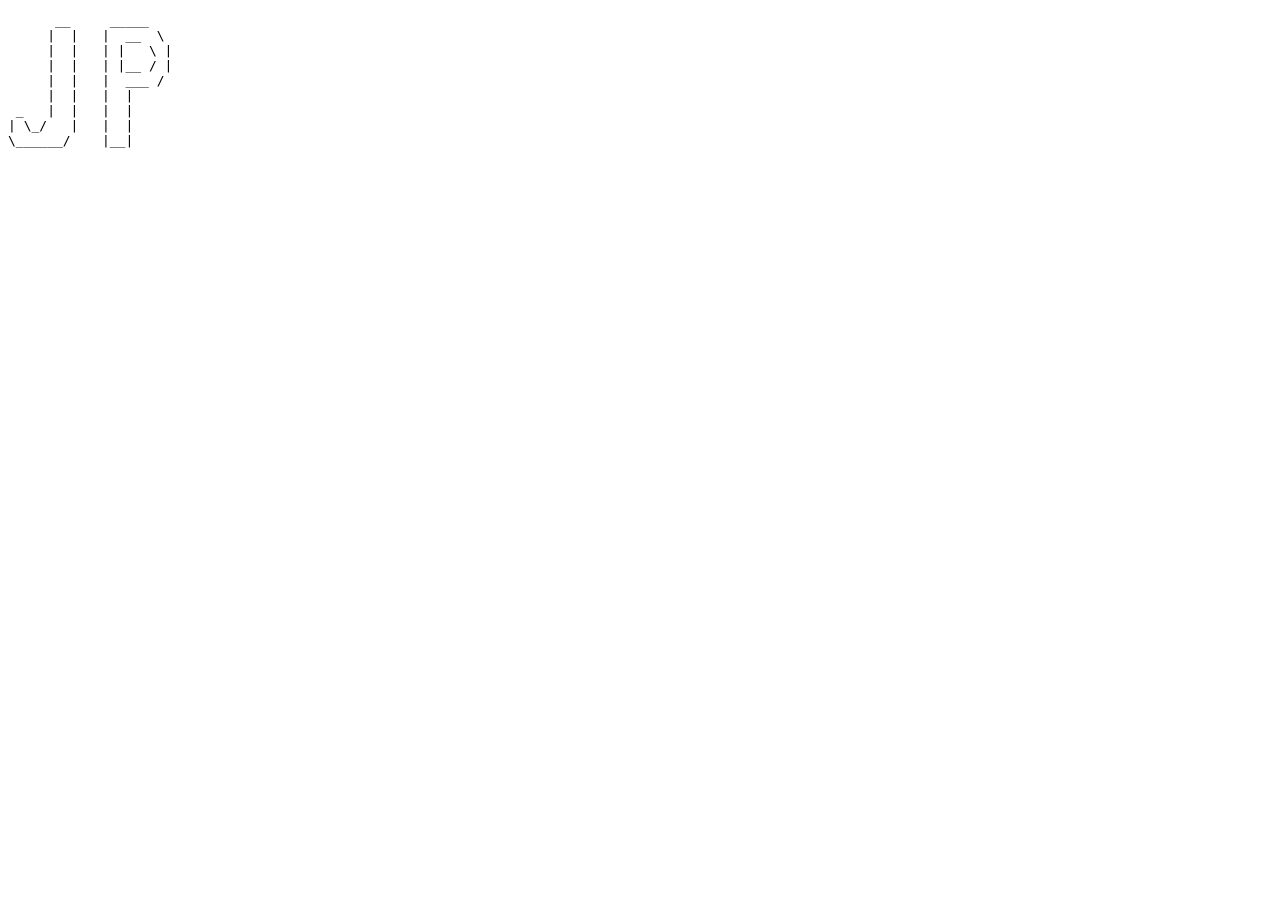
<file: 1 cw/index.html>
<!DOCTYPE html>
<html lang="pl">
<head>
    <meta charset="utf-8">
    <title>SYSOP: Jakub P</title>
</head>
<body>
<pre>
      __     _____ 
     |  |   |  __  \
     |  |   | |   \ |
     |  |   | |__ / |
     |  |   |  ___ /
     |  |   |  |
 _   |  |   |  |
| \_/   |   |  |
\______/    |__|
</pre>
</body>
</html>
</file>
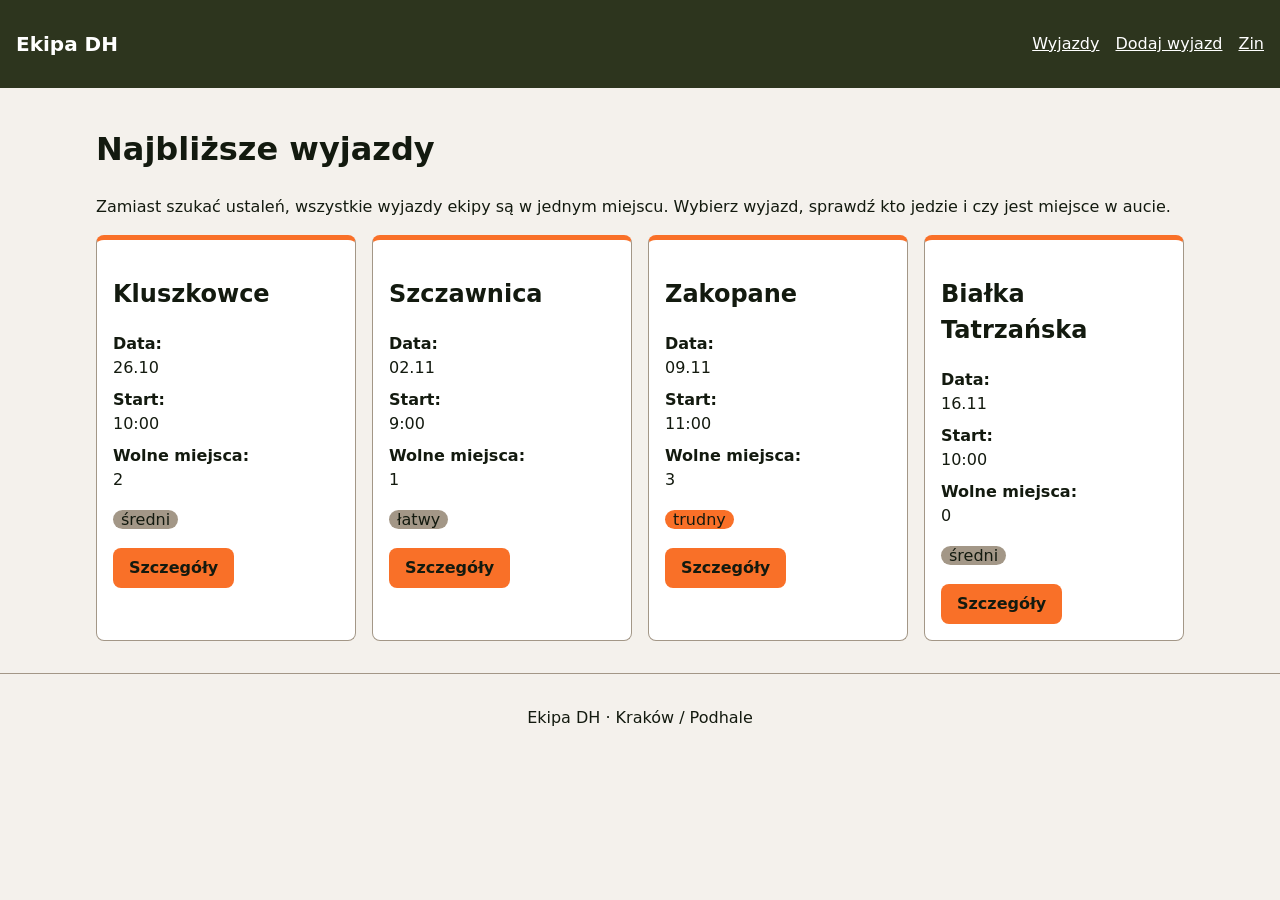
<file: M1/index.html>
<!DOCTYPE html>
<html lang="pl">
<head>
    <meta charset="utf-8">
    <meta name="viewport" content="width=device-width, initial-scale=1">
    <title>Wyjazdy · Ekipa DH</title>
    <link rel="stylesheet" href="css/style.css">
</head>
<body>
    <header class="naglowek">
        <p class="nazwa">Ekipa DH</p>
        <nav>
            <ul class="menu">
                <li><a href="index.html">Wyjazdy</a></li>
                <li><a href="formularz.html">Dodaj wyjazd</a></li>
                <li><a href="zine.html">Zin</a></li>
            </ul>
        </nav>
    </header>

    <main>
        <h1>Najbliższe wyjazdy</h1>
        <p class="wstep">Zamiast szukać ustaleń, wszystkie wyjazdy ekipy są w jednym miejscu. Wybierz wyjazd, sprawdź kto jedzie i czy jest miejsce w aucie.</p>

        <ul class="karty">
            <li class="karta">
                <h2>Kluszkowce</h2>
                <dl class="karta__info">
                    <div><dt>Data:</dt><dd><time datetime="2026-10-26">26.10</time></dd></div>
                    <div><dt>Start:</dt><dd><time datetime="10:00">10:00</time></dd></div>
                    <div><dt>Wolne miejsca:</dt><dd>2</dd></div>
                </dl>
                <p><span class="poziom">średni</span></p>
                <a class="przycisk" href="szczegol.html">Szczegóły</a>
            </li>
            <li class="karta">
                <h2>Szczawnica</h2>
                <dl class="karta__info">
                    <div><dt>Data:</dt><dd><time datetime="2026-11-02">02.11</time></dd></div>
                    <div><dt>Start:</dt><dd><time datetime="09:00">9:00</time></dd></div>
                    <div><dt>Wolne miejsca:</dt><dd>1</dd></div>
                </dl>
                <p><span class="poziom">łatwy</span></p>
                <a class="przycisk" href="szczegol.html">Szczegóły</a>
            </li>
            <li class="karta">
                <h2>Zakopane</h2>
                <dl class="karta__info">
                    <div><dt>Data:</dt><dd><time datetime="2026-11-09">09.11</time></dd></div>
                    <div><dt>Start:</dt><dd><time datetime="11:00">11:00</time></dd></div>
                    <div><dt>Wolne miejsca:</dt><dd>3</dd></div>
                </dl>
                <p><span class="poziom poziom--trudny">trudny</span></p>
                <a class="przycisk" href="szczegol.html">Szczegóły</a>
            </li>
            <li class="karta">
                <h2>Białka Tatrzańska</h2>
                <dl class="karta__info">
                    <div><dt>Data:</dt><dd><time datetime="2026-11-16">16.11</time></dd></div>
                    <div><dt>Start:</dt><dd><time datetime="10:00">10:00</time></dd></div>
                    <div><dt>Wolne miejsca:</dt><dd>0</dd></div>
                </dl>
                <p><span class="poziom">średni</span></p>
                <a class="przycisk" href="szczegol.html">Szczegóły</a>
            </li>
        </ul>
    </main>

    <footer class="stopka">
        <p>Ekipa DH · Kraków / Podhale</p>
    </footer>
</body>
</html>
</file>
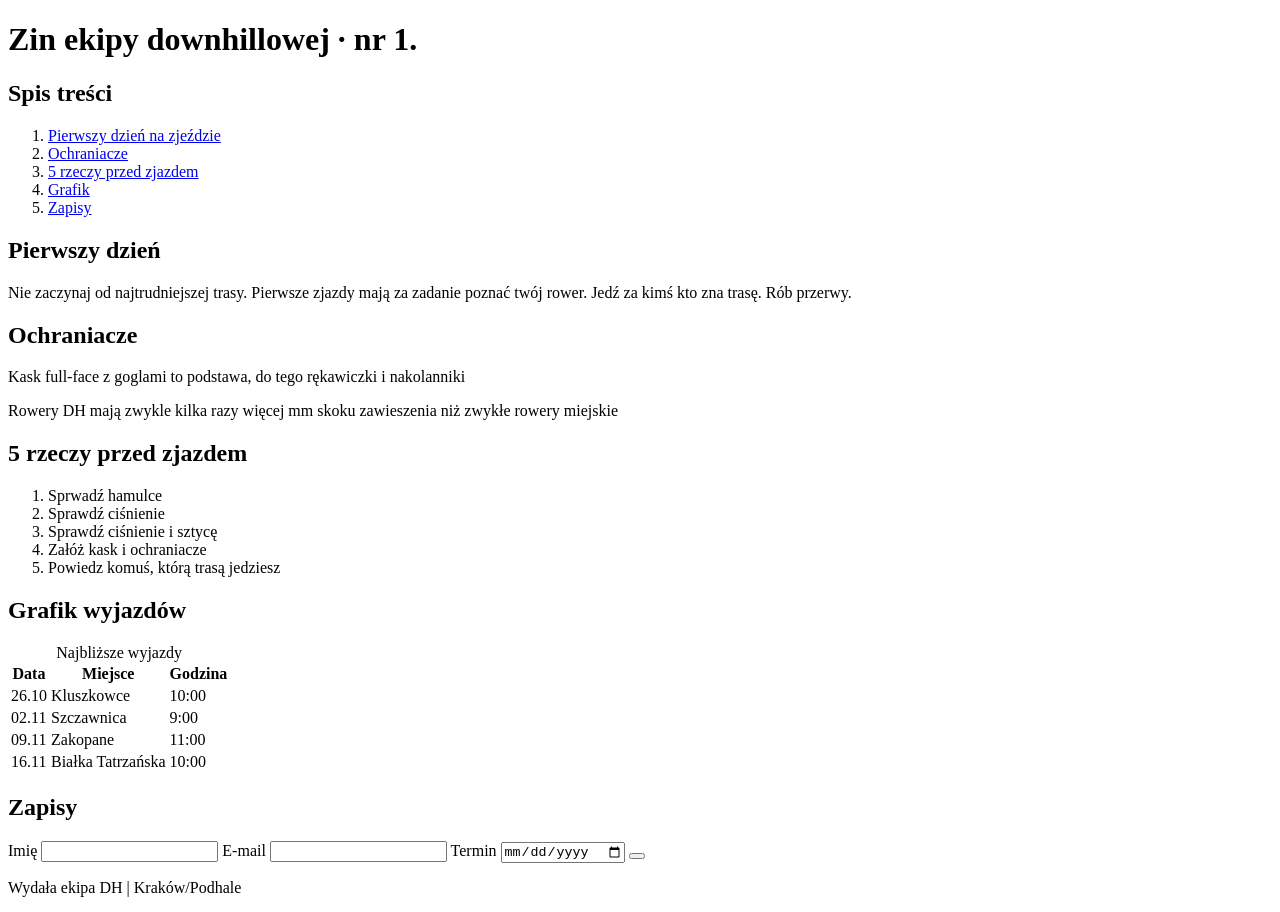
<file: 2cw/zine.html>
<!DOCTYPE html>
<html lang="pl">
<head>
    <meta charset="UTF-8">
    <meta name="viewport" content="width=device-width, initial-scale=1.0">
    <title> ZIN  · Ekipa downhillowa · nr 1. </title>
</head>
<body>
    <header>
        <h1>Zin ekipy downhillowej · nr 1.</h1>
    </header>

    <nav>
        <h2>Spis treści</h2>
        <ol>
            <li><a href="#pierwszy-dzien">Pierwszy dzień na zjeździe</a></l1>
            <li><a href="#ochraniacze">Ochraniacze</a></l1>
            <li><a href="#piec-rzeczy">5 rzeczy przed zjazdem</a></li>
            <li><a href="#grafik">Grafik</a></li>
            <li><a href="#zapisy">Zapisy</a></li>          
        </ol>
    </nav>

    <main>
        <article id="pierwszy-dzien">
            <h2>Pierwszy dzień</h2>
            <p>Nie zaczynaj od najtrudniejszej trasy. Pierwsze zjazdy mają za zadanie poznać twój rower.
               Jedź za kimś kto zna trasę. Rób przerwy.         
            </p>
        </article>

        <article id="ochranaicze">
            <h2>Ochraniacze</h2>
            <p>Kask full-face z goglami to podstawa, do tego rękawiczki i nakolanniki</p>
            <aside>
                <p>Rowery DH mają zwykle kilka razy więcej mm skoku zawieszenia niż zwykłe rowery miejskie</p>
            </aside>
        </article>

        <section id="piec-rzeczy">
            <h2>5 rzeczy przed zjazdem</h2>
            <ol>
                <li>Sprwadź hamulce</li>
                <li>Sprawdź ciśnienie</li>
                <li>Sprawdź ciśnienie i sztycę</li>
                <li>Załóż kask i ochraniacze</li>
                <li>Powiedz komuś, którą trasą jedziesz</li>
            </ol>
        </section>

        <section id="grafik">
            <h2>Grafik wyjazdów</h2>
            <table>
                <caption>Najbliższe wyjazdy</caption>
                <thead>
                    <tr><th scope="col">Data</th><th scope="col">Miejsce</th><th scope ="col">Godzina</th></tr>
                </thead>
                <tbody>
                    <tr><td>26.10</td><td>Kluszkowce</td><td>10:00</td></tr>
                    <tr><td>02.11</td><td>Szczawnica</td><td>9:00</td></tr>
                    <tr><td>09.11</td><td>Zakopane</td><td>11:00</td></tr>
                    <tr><td>16.11</td><td>Białka Tatrzańska</td><td>10:00</td></tr>
                </tbody>
            </table>
        </section>

        <section id="zapisy">
            <h2>Zapisy</h2>
            <form action="zapisy" method="post">
                <label for="imie">Imię</label>
                <input id="imie" name="imie" type="text" required>
                <label for="mail">E-mail</label>
                <input id="mail" name="mail" type="email" required>
                <label for="termin">Termin</label>
                <input id="termin" name="termin" type="date">
                <button type="submit"Zapisuję się></button>
            </form>
        </section>

    </main>

    <footer>
        <p>Wydała ekipa DH | Kraków/Podhale</p>
    </footer>
</body>
</html>
</file>
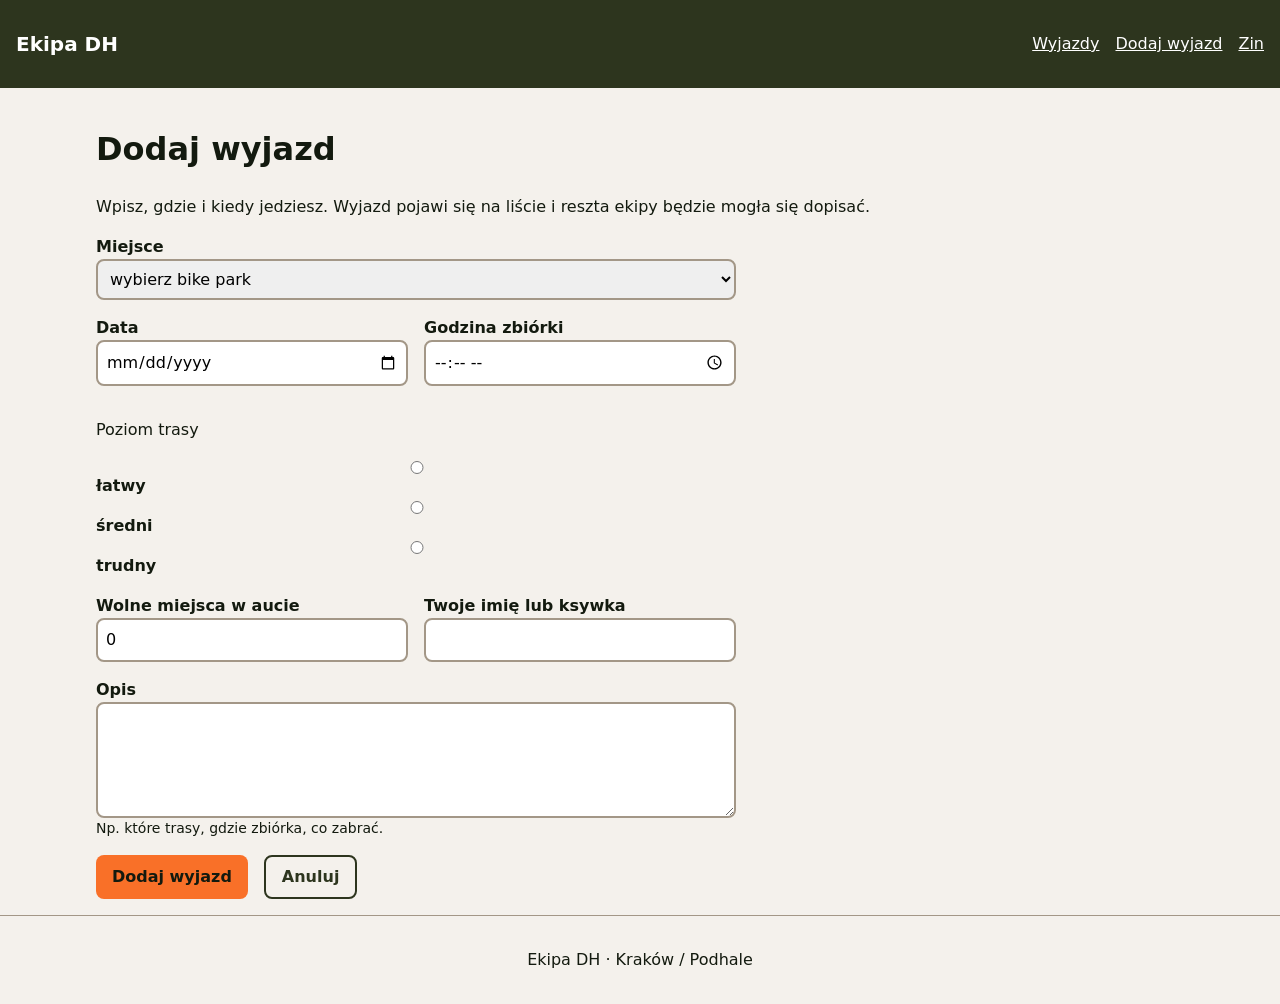
<file: M1/formularz.html>
<!DOCTYPE html>
<html lang="pl">
<head>
    <meta charset="utf-8">
    <meta name="viewport" content="width=device-width, initial-scale=1">
    <title>Dodaj wyjazd · Ekipa DH</title>
    <link rel="stylesheet" href="css/style.css">
</head>
<body>
    <header class="naglowek">
        <p class="nazwa">Ekipa DH</p>
        <nav>
            <ul class="menu">
                <li><a href="index.html">Wyjazdy</a></li>
                <li><a href="formularz.html" aria-current="page">Dodaj wyjazd</a></li>
                <li><a href="zine.html">Zin</a></li>
            </ul>
        </nav>
    </header>

    <main>
        <h1>Dodaj wyjazd</h1>
        <p class="wstep">Wpisz, gdzie i kiedy jedziesz. Wyjazd pojawi się na liście i reszta ekipy będzie mogła się dopisać.</p>

        <form class="formularz" action="#" method="get">
            <div class="pole">
                <label for="miejsce">Miejsce</label>
                <select id="miejsce" name="miejsce" required>
                    <option value="">wybierz bike park</option>
                    <option>Kluszkowce</option>
                    <option>Szczawnica</option>
                    <option>Zakopane</option>
                    <option>Białka Tatrzańska</option>
                </select>
            </div>

            <div class="formularz__rzad">
                <div class="pole">
                    <label for="data">Data</label>
                    <input id="data" name="data" type="date" required>
                </div>
                <div class="pole">
                    <label for="godzina">Godzina zbiórki</label>
                    <input id="godzina" name="godzina" type="time" required>
                </div>
            </div>

            <div class="pole">
                <p>Poziom trasy</p>
                <input type="radio" id="latwy" name="poziom" value="latwy" required>
                <label for="latwy">łatwy</label>
                <input type="radio" id="sredni" name="poziom" value="sredni">
                <label for="sredni">średni</label>
                <input type="radio" id="trudny" name="poziom" value="trudny">
                <label for="trudny">trudny</label>
            </div>

            <div class="formularz__rzad">
                <div class="pole">
                    <label for="miejsca">Wolne miejsca w aucie</label>
                    <input id="miejsca" name="miejsca" type="number" min="0" max="8" value="0">
                </div>
                <div class="pole">
                    <label for="ksywka">Twoje imię lub ksywka</label>
                    <input id="ksywka" name="ksywka" type="text" required>
                </div>
            </div>

            <div class="pole">
                <label for="opis">Opis</label>
                <textarea id="opis" name="opis" rows="4" aria-describedby="opis-podpowiedz"></textarea>
                <span id="opis-podpowiedz" class="podpowiedz">Np. które trasy, gdzie zbiórka, co zabrać.</span>
            </div>

            <div class="formularz__przyciski">
                <button class="przycisk" type="submit">Dodaj wyjazd</button>
                <a class="przycisk przycisk--drugi" href="index.html">Anuluj</a>
            </div>
        </form>
    </main>

    <footer class="stopka">
        <p>Ekipa DH · Kraków / Podhale</p>
    </footer>
</body>
</html>
</file>
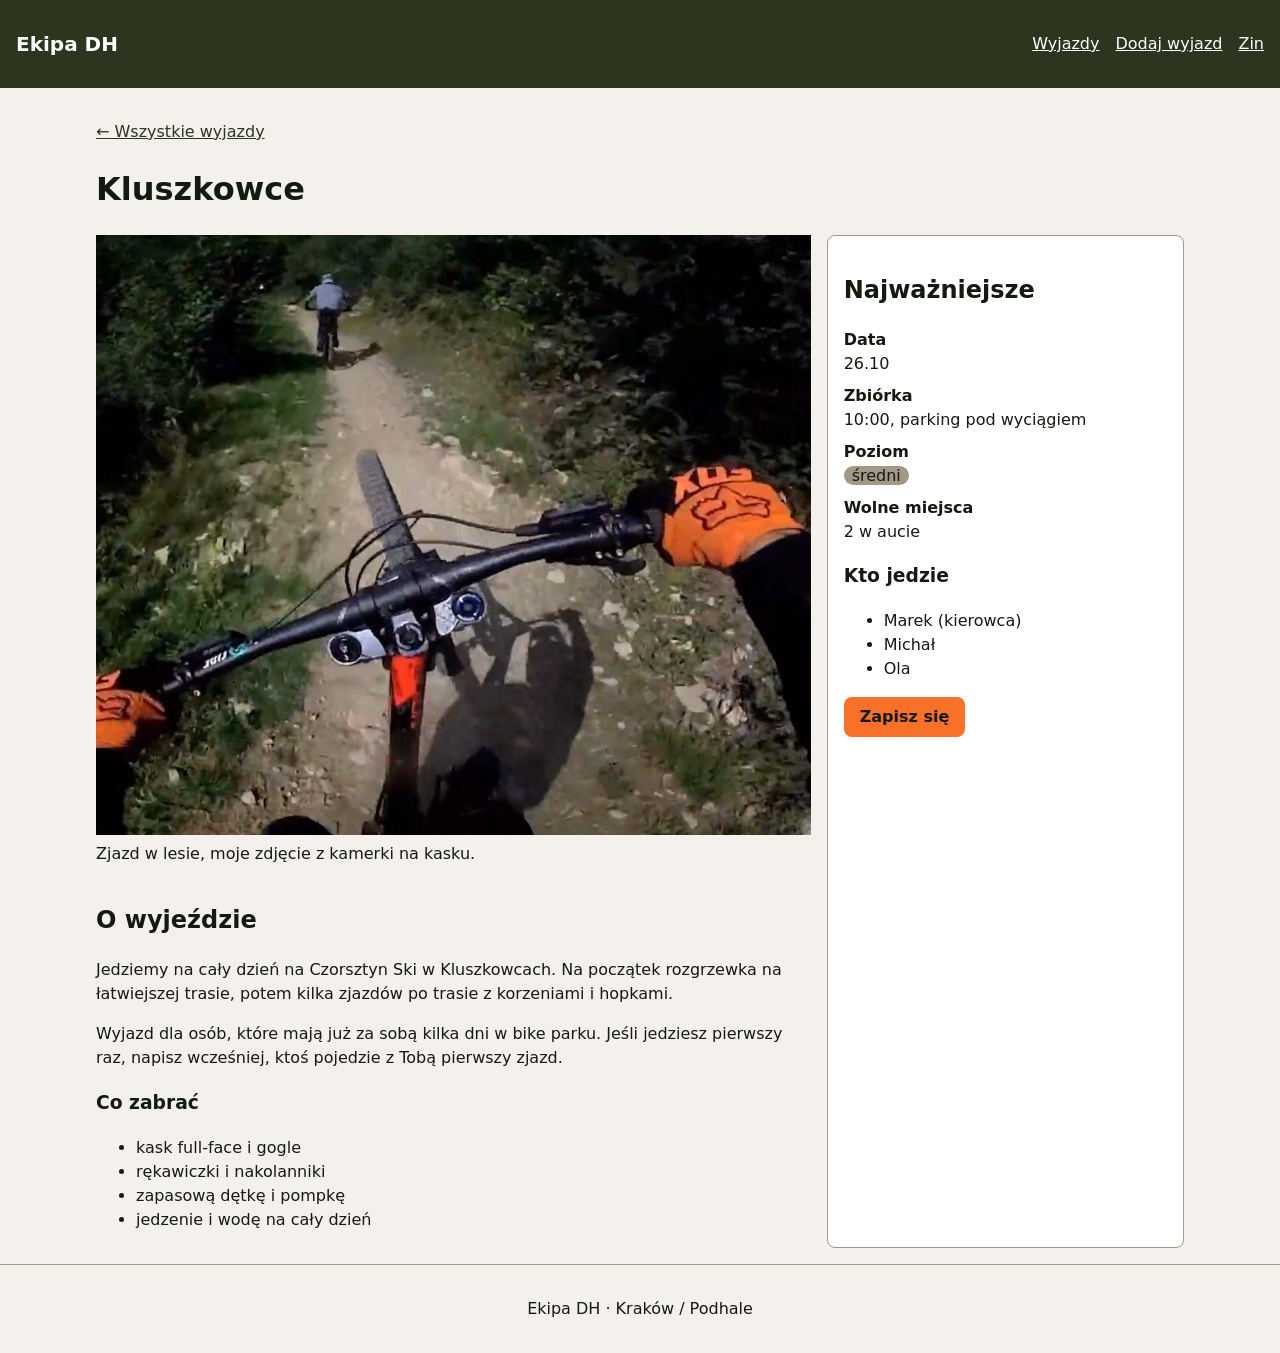
<file: M1/szczegol.html>
<!DOCTYPE html>
<html lang="pl">
<head>
    <meta charset="utf-8">
    <meta name="viewport" content="width=device-width, initial-scale=1">
    <title>Kluszkowce · Ekipa DH</title>
    <link rel="stylesheet" href="css/style.css">
</head>
<body>
    <header class="naglowek">
        <p class="nazwa">Ekipa DH</p>
        <nav>
            <ul class="menu">
                <li><a href="index.html">Wyjazdy</a></li>
                <li><a href="formularz.html">Dodaj wyjazd</a></li>
                <li><a href="zine.html">Zin</a></li>
            </ul>
        </nav>
    </header>

    <main>
        <p><a href="index.html">← Wszystkie wyjazdy</a></p>
        <h1>Kluszkowce</h1>

        <div class="szczegol">
            <figure class="szczegol__zdjecie">
                <img src="img/trasa.jpg" alt="Widok z kierownicy na ścieżkę w lesie." width="1000" height="840">
                <figcaption>Zjazd w lesie, moje zdjęcie z kamerki na kasku.</figcaption>
            </figure>

            <article class="szczegol__opis">
                <h2>O wyjeździe</h2>
                <p>Jedziemy na cały dzień na Czorsztyn Ski w Kluszkowcach. Na początek rozgrzewka na łatwiejszej trasie, potem kilka zjazdów po trasie z korzeniami i hopkami.</p>
                <p>Wyjazd dla osób, które mają już za sobą kilka dni w bike parku. Jeśli jedziesz pierwszy raz, napisz wcześniej, ktoś pojedzie z Tobą pierwszy zjazd.</p>

                <h3>Co zabrać</h3>
                <ul>
                    <li>kask full-face i gogle</li>
                    <li>rękawiczki i nakolanniki</li>
                    <li>zapasową dętkę i pompkę</li>
                    <li>jedzenie i wodę na cały dzień</li>
                </ul>
            </article>

            <aside class="szczegol__boczny">
                <h2>Najważniejsze</h2>
                <dl class="dane">
                    <dt>Data</dt><dd><time datetime="2026-10-26">26.10</time></dd>
                    <dt>Zbiórka</dt><dd><time datetime="10:00">10:00</time>, parking pod wyciągiem</dd>
                    <dt>Poziom</dt><dd><span class="poziom">średni</span></dd>
                    <dt>Wolne miejsca</dt><dd>2 w aucie</dd>
                </dl>

                <h3>Kto jedzie</h3>
                <ul class="ekipa">
                    <li>Marek (kierowca)</li>
                    <li>Michał</li>
                    <li>Ola</li>
                </ul>

                <p><a class="przycisk" href="formularz.html">Zapisz się</a></p>
            </aside>
        </div>
    </main>

    <footer class="stopka">
        <p>Ekipa DH · Kraków / Podhale</p>
    </footer>
</body>
</html>
</file>
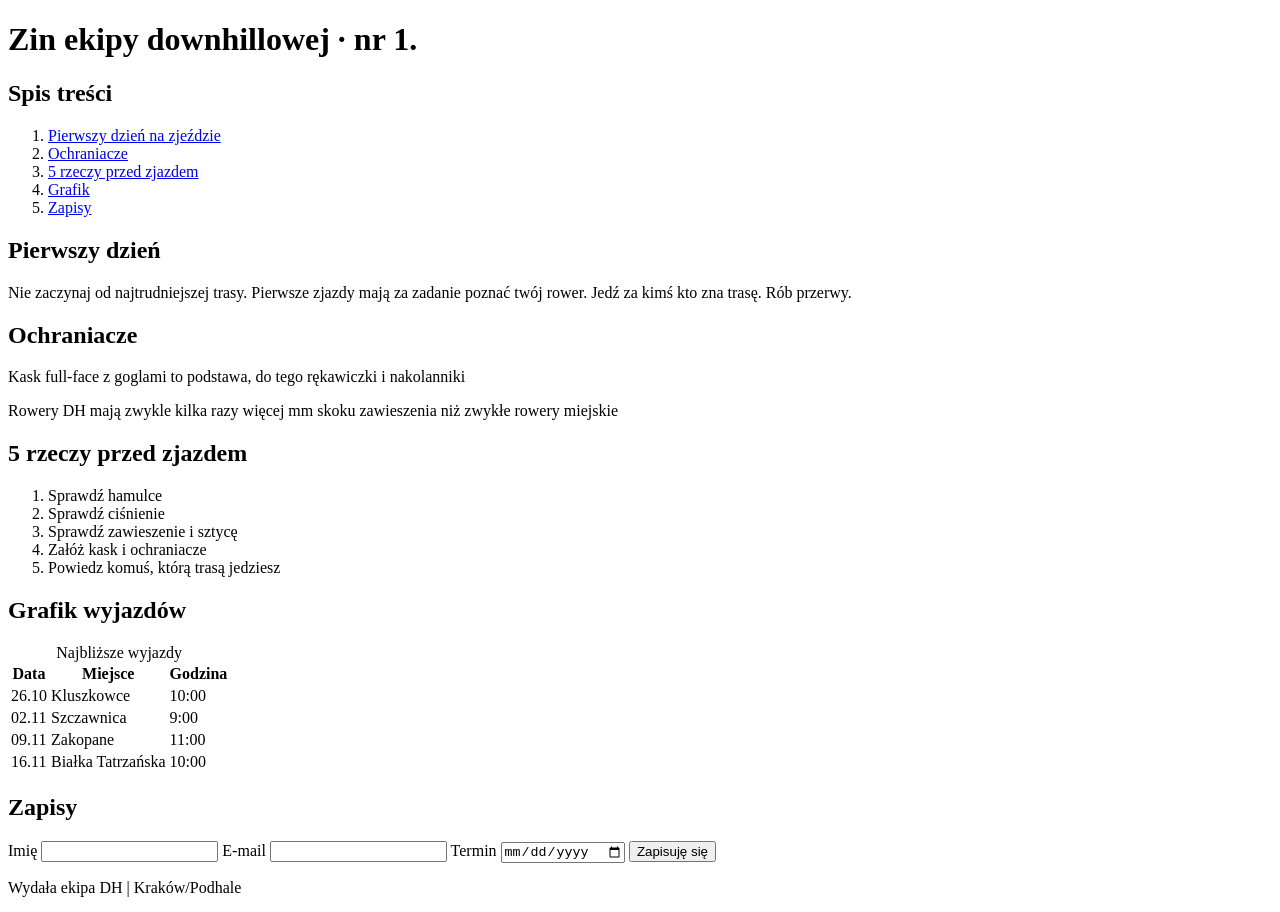
<file: M1/zine.html>
<!DOCTYPE html>
<html lang="pl">
<head>
    <meta charset="UTF-8">
    <meta name="viewport" content="width=device-width, initial-scale=1.0">
    <title>ZIN · Ekipa downhillowa · nr 1</title>
</head>
<body>
    <header>
        <h1>Zin ekipy downhillowej · nr 1.</h1>
    </header>

    <nav>
        <h2>Spis treści</h2>
        <ol>
            <li><a href="#pierwszy-dzien">Pierwszy dzień na zjeździe</a></li>
            <li><a href="#ochraniacze">Ochraniacze</a></li>
            <li><a href="#piec-rzeczy">5 rzeczy przed zjazdem</a></li>
            <li><a href="#grafik">Grafik</a></li>
            <li><a href="#zapisy">Zapisy</a></li>          
        </ol>
    </nav>

    <main>
        <article id="pierwszy-dzien">
            <h2>Pierwszy dzień</h2>
            <p>Nie zaczynaj od najtrudniejszej trasy. Pierwsze zjazdy mają za zadanie poznać twój rower.
               Jedź za kimś kto zna trasę. Rób przerwy.         
            </p>
        </article>

        <article id="ochraniacze">
            <h2>Ochraniacze</h2>
            <p>Kask full-face z goglami to podstawa, do tego rękawiczki i nakolanniki</p>
            <aside>
                <p>Rowery DH mają zwykle kilka razy więcej mm skoku zawieszenia niż zwykłe rowery miejskie</p>
            </aside>
        </article>

        <section id="piec-rzeczy">
            <h2>5 rzeczy przed zjazdem</h2>
            <ol>
                <li>Sprawdź hamulce</li>
                <li>Sprawdź ciśnienie</li>
                <li>Sprawdź zawieszenie i sztycę</li>
                <li>Załóż kask i ochraniacze</li>
                <li>Powiedz komuś, którą trasą jedziesz</li>
            </ol>
        </section>

        <section id="grafik">
            <h2>Grafik wyjazdów</h2>
            <table>
                <caption>Najbliższe wyjazdy</caption>
                <thead>
                    <tr><th scope="col">Data</th><th scope="col">Miejsce</th><th scope ="col">Godzina</th></tr>
                </thead>
                <tbody>
                    <tr><td>26.10</td><td>Kluszkowce</td><td>10:00</td></tr>
                    <tr><td>02.11</td><td>Szczawnica</td><td>9:00</td></tr>
                    <tr><td>09.11</td><td>Zakopane</td><td>11:00</td></tr>
                    <tr><td>16.11</td><td>Białka Tatrzańska</td><td>10:00</td></tr>
                </tbody>
            </table>
        </section>

        <section id="zapisy">
            <h2>Zapisy</h2>
            <form action="zapisy" method="post">
                <label for="imie">Imię</label>
                <input id="imie" name="imie" type="text" required>
                <label for="mail">E-mail</label>
                <input id="mail" name="mail" type="email" required>
                <label for="termin">Termin</label>
                <input id="termin" name="termin" type="date">
                <button type="submit">Zapisuję się</button>
            </form>
        </section>

    </main>

    <footer>
        <p>Wydała ekipa DH | Kraków/Podhale</p>
    </footer>
</body>
</html>
</file>
<file: M1/css/style.css>
:root {
  --pomarancz: #f97028;
  --las: #2d351e;
  --ziemia: #a39787;
  --ciemny: #131a0f;

  --tlo: #f4f1ec;
  --tlo-karty: #ffffff;
  --tekst: var(--ciemny);
  --link: var(--las);
  --odstep: 1rem;
}

@media (prefers-color-scheme: dark) {
  :root {
    --tlo: var(--ciemny);
    --tlo-karty: var(--las);
    --tekst: #f4f1ec;
    --link: var(--pomarancz);
  }
}

* {
  box-sizing: border-box;
}

body {
  margin: 0;
  font-family: system-ui, sans-serif;
  line-height: 1.5;
  color: var(--tekst);
  background: var(--tlo);
}

a {
  color: var(--link);
}

img {
  max-width: 100%;
  height: auto;
}

:focus-visible {
  outline: 3px solid var(--pomarancz);
}

main,
.naglowek,
.stopka {
  padding: var(--odstep);
}

main {
  max-width: 70rem;
  margin: 0 auto;
}

.naglowek {
  background: var(--las);
  color: white;
}

.nazwa {
  margin: 0;
  font-weight: bold;
  font-size: 1.25rem;
}

.menu {
  list-style: none;
  padding: 0;
  display: flex;
  gap: var(--odstep);
}

.menu a {
  color: white;
}

.stopka {
  text-align: center;
  border-top: 1px solid var(--ziemia);
}

.przycisk {
  display: inline-block;
  background: var(--pomarancz);
  color: var(--ciemny);
  padding: 0.5rem 1rem;
  border: 0;
  border-radius: 0.5rem;
  font: inherit;
  font-weight: bold;
  text-decoration: none;
}

.przycisk--drugi {
  background: transparent;
  border: 2px solid var(--link);
  color: var(--link);
}

.poziom {
  background: var(--ziemia);
  color: var(--ciemny);
  padding: 0 0.5rem;
  border-radius: 1rem;
}

.poziom--trudny {
  background: var(--pomarancz);
}

.karty {
  list-style: none;
  padding: 0;
  display: grid;
  grid-template-columns: repeat(auto-fill, minmax(16rem, 1fr));
  gap: var(--odstep);
}

.karta {
  background: var(--tlo-karty);
  border: 1px solid var(--ziemia);
  border-top: 5px solid var(--pomarancz);
  border-radius: 0.5rem;
  padding: var(--odstep);
}

.karta__info dd,
.dane dd {
  margin: 0 0 0.5rem;
}

dt {
  font-weight: bold;
}


.szczegol {
  display: grid;
  gap: var(--odstep);
  grid-template-areas:
    "zdjecie"
    "opis"
    "boczny";
}


.szczegol__zdjecie { grid-area: zdjecie; margin: 0; }
.szczegol__opis    { grid-area: opis; }
.szczegol__boczny  { grid-area: boczny; }

.szczegol__boczny {
  background: var(--tlo-karty);
  border: 1px solid var(--ziemia);
  border-radius: 0.5rem;
  padding: var(--odstep);
}

.formularz {
  max-width: 40rem;
}

.pole {
  display: flex;
  flex-direction: column;
  margin-bottom: var(--odstep);
}

label {
  font-weight: bold;
}

input,
select,
textarea {
  font: inherit;
  padding: 0.5rem;
  border: 2px solid var(--ziemia);
  border-radius: 0.5rem;
}

.podpowiedz {
  font-size: 0.875rem;
}

.formularz__przyciski {
  display: flex;
  gap: var(--odstep);
}

@media (min-width: 48rem) {
  .naglowek {
    display: flex;
    justify-content: space-between;
    align-items: center;
  }

  .szczegol {
    grid-template-columns: 2fr 1fr;
    grid-template-areas:
      "zdjecie boczny"
      "opis    boczny";
  }

  .formularz__rzad {
    display: grid;
    grid-template-columns: 1fr 1fr;
    gap: var(--odstep);
  }
}
</file>
